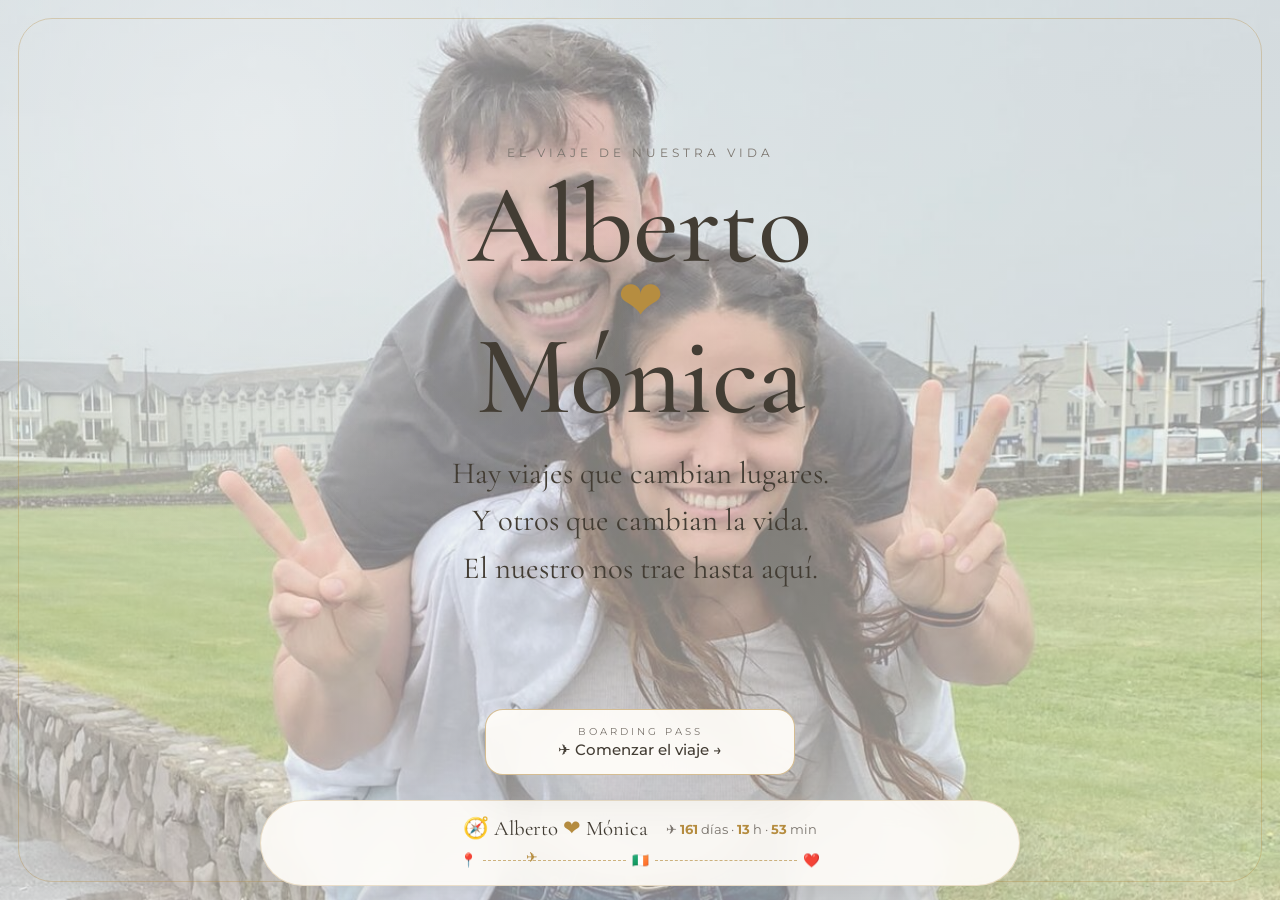
<file: index.html>
<!DOCTYPE html>
<html lang="es">
<head>
  <meta charset="UTF-8" />
  <meta name="viewport" content="width=device-width, initial-scale=1.0" />

  <title>Alberto & Mónica | El viaje de nuestra vida</title>
  <meta name="description" content="Hay viajes que cambian lugares. Y otros que cambian la vida. Acompáñanos en el viaje de nuestra boda: Alberto & Mónica, 15 de mayo de 2027.">
  <link rel="icon" type="image/svg+xml" href="favicon.svg">

  <meta property="og:type" content="website">
  <meta property="og:locale" content="es_ES">
  <meta property="og:title" content="Alberto & Mónica | El viaje de nuestra vida">
  <meta property="og:description" content="Hay viajes que cambian lugares. Y otros que cambian la vida. Acompáñanos en nuestra boda, el 15 de mayo de 2027.">
  <meta property="og:url" content="https://alberto-garcia-cobos.github.io/boda-alberto-monica/">
  <meta property="og:image" content="https://alberto-garcia-cobos.github.io/boda-alberto-monica/images/og-image.jpg">
  <meta name="twitter:card" content="summary_large_image">

  <link rel="preconnect" href="https://fonts.googleapis.com">
  <link rel="preconnect" href="https://fonts.gstatic.com" crossorigin>
  <link href="https://fonts.googleapis.com/css2?family=Cormorant+Garamond:wght@400;500;600&family=Montserrat:wght@300;400;500;600&display=swap" rel="stylesheet">

    <link rel="stylesheet" href="css/variables.css">
    <link rel="stylesheet" href="css/base.css">
    <link rel="stylesheet" href="css/components.css?v=5">
    <link rel="stylesheet" href="css/pages/home.css?v=4">
    <link rel="stylesheet" href="css/pages/event.css?v=4">
</head>

<body>
  <main>

  <section class="home-screen app-screen is-active" data-screen="home" id="home">
    <section class="passport-cover">
      <p class="eyebrow">El viaje de nuestra vida</p>

      <h1 class="couple-title">
        Alberto
        <span>❤</span>
        Mónica
      </h1>

      <div class="intro-phrase">
        <p class="reveal-line">Hay viajes que cambian lugares.</p>
        <p class="reveal-line">Y otros que cambian la vida.</p>
        <p class="reveal-line">El nuestro nos trae hasta aquí.</p>
      </div>
    </section>

    <a class="boarding-pass js-start-journey" href="#vispera">
      <span>Boarding Pass</span>
      <strong>✈ Comenzar el viaje →</strong>
    </a>

    <footer class="bottom-bar">
      <div class="bar-top">
        <div class="bar-names">🧭 Alberto <span>❤</span> Mónica</div>

        <div class="bar-countdown" aria-hidden="true">
          ✈ <strong data-countdown-days>000</strong> días ·
          <strong data-countdown-hours>00</strong> h ·
          <strong data-countdown-minutes>00</strong> min
        </div>
      </div>

      <div class="journey-line" data-step="home">
        <span>📍</span>
        <div class="journey-segment">
          <span class="journey-plane">✈</span>
        </div>
        <span>🇮🇪</span>
        <div class="journey-segment"></div>
        <span>❤️</span>
      </div>
    </footer>

  </section>

  <section class="event-screen eve-screen app-screen" data-screen="vispera" id="vispera">
    <a class="back-arrow" href="#home">←</a>

    <section class="event-card">
      <p class="eyebrow">Primera parada</p>

      <h1 class="event-title">La Víspera</h1>

      <p class="event-date">8 de mayo de 2027</p>

      <p class="event-text">
        Hemos preparado un día lleno de actividades, risas y momentos para recordar.
        Y como las mejores historias siempre se alargan un poco más de lo previsto, habrá alojamiento para todos los que queráis quedaros a dormir y seguir disfrutando con nosotros.
      </p>

      <p class="event-place">
        Aula de la Naturaleza de Madridejos
      </p>

      <div class="event-actions">
        <a
          class="secondary-button"
          href="https://www.google.com/maps/search/?api=1&query=Aula%20de%20la%20Naturaleza%20Madridejos"
          target="_blank"
          rel="noopener"
        >
          Cómo llegar
        </a>

        <a
          class="primary-button js-next-stop"
          href="#ceremonia"
          data-next="#ceremonia"
          data-transition-kicker="Siguiente destino"
          data-transition-from="🏕️ Víspera"
          data-transition-to="💒 Ceremonia"
          data-transition-title="Rumbo a la ceremonia"
        >
          Siguiente destino →
        </a>
      </div>

      <a
        class="calendar-link"
        href="https://calendar.google.com/calendar/render?action=TEMPLATE&text=V%C3%ADspera%20boda%20Alberto%20y%20M%C3%B3nica&dates=20270508T100000/20270508T235900&details=Os%20esperamos%20durante%20todo%20el%20d%C3%ADa%20para%20comenzar%20juntos%20esta%20aventura.%20Habr%C3%A1%20alojamiento%20disponible%20para%20quienes%20quer%C3%A1is%20quedaros%20a%20dormir.&location=Aula%20de%20la%20Naturaleza%20de%20Madridejos"
        target="_blank"
        rel="noopener"
      >
        📅 Añadir esta parada a mi calendario
      </a>
    </section>

    <footer class="bottom-bar bottom-bar-with-rsvp">
      <div class="bar-top">
        <div class="bar-names">🧭 Alberto <span>❤</span> Mónica</div>

        <div class="bar-countdown" aria-hidden="true">
          ✈ <strong data-countdown-days>000</strong> días ·
          <strong data-countdown-hours>00</strong> h ·
          <strong data-countdown-minutes>00</strong> min
        </div>
      </div>

      <div class="journey-line" data-step="vispera">
        <span>❤️</span>
        <div class="journey-segment">
          <span class="journey-plane">✈</span>
        </div>
        <span>🏕️</span>
        <div class="journey-segment"></div>
        <span>💒</span>
        <div class="journey-segment"></div>
        <span>🥂</span>
        <div class="journey-segment"></div>
        <span>❤️</span>
      </div>
    </footer>
  </section>

  <section class="event-screen ceremony-screen app-screen" data-screen="ceremonia" id="ceremonia">
    <a class="back-arrow" href="#vispera">←</a>

    <section class="event-card">
      <p class="eyebrow">Segunda parada</p>

      <h1 class="event-title">La Ceremonia</h1>

      <p class="event-date">15 de mayo de 2027 · 12:00 h</p>

      <p class="event-text">
        Por fin llega el día que llevamos tanto tiempo imaginando.
        En la Ermita Cristo del Prado comenzaremos un nuevo capítulo y nos encantará hacerlo rodeados de las personas que más queremos.
      </p>

      <p class="event-place">
        Ermita Cristo del Prado, Madridejos
      </p>

      <div class="event-actions">
        <a
          class="secondary-button"
          href="https://www.google.com/maps/search/?api=1&query=Ermita%20Cristo%20del%20Prado%20Madridejos"
          target="_blank"
          rel="noopener"
        >
          Cómo llegar
        </a>

        <a
          class="primary-button js-next-stop"
          href="#banquete"
          data-next="#banquete"
          data-transition-kicker="Siguiente destino"
          data-transition-from="💒 Ceremonia"
          data-transition-to="🥂 Banquete"
          data-transition-title="Rumbo al banquete"
        >
          Siguiente destino →
        </a>
      </div>

      <a
        class="calendar-link"
        href="https://calendar.google.com/calendar/render?action=TEMPLATE&text=Boda%20Alberto%20y%20M%C3%B3nica&dates=20270515T120000/20270515T133000&details=El%20gran%20d%C3%ADa%20de%20Alberto%20y%20M%C3%B3nica.%20Ceremonia%20a%20las%2012%3A00%20h%20en%20la%20Ermita%20Cristo%20del%20Prado%20de%20Madridejos.&location=Ermita%20Cristo%20del%20Prado%2C%20Madridejos"
        target="_blank"
        rel="noopener"
      >
        📅 Añadir este destino a mi calendario
      </a>
    </section>

    <footer class="bottom-bar bottom-bar-with-rsvp">
      <div class="bar-top">
        <div class="bar-names">🧭 Alberto <span>❤</span> Mónica</div>

        <div class="bar-countdown" aria-hidden="true">
          ✈ <strong data-countdown-days>000</strong> días ·
          <strong data-countdown-hours>00</strong> h ·
          <strong data-countdown-minutes>00</strong> min
        </div>
      </div>

      <div class="journey-line" data-step="ceremonia">
        <span>❤️</span>
        <div class="journey-segment"></div>
        <span>🏕️</span>
        <div class="journey-segment">
          <span class="journey-plane">✈</span>
        </div>
        <span>💒</span>
        <div class="journey-segment"></div>
        <span>🥂</span>
        <div class="journey-segment"></div>
        <span>❤️</span>
      </div>
    </footer>
  </section>

  <section class="event-screen banquet-screen app-screen" data-screen="banquete" id="banquete">
    <a class="back-arrow" href="#ceremonia">←</a>

    <section class="event-card">
      <p class="eyebrow">Última parada</p>

      <h1 class="event-title">El Banquete</h1>

      <p class="event-date">15 de mayo de 2027</p>

      <p class="event-text">
        No os preocupéis por dónde vamos. Preocupaos por llegar a tiempo cuando os lo digamos.
      </p>

      <p class="event-place">
        Estación de autobuses de Madridejos (Toledo)
      </p>

      <div class="event-actions">
        <a
          class="secondary-button"
          href="https://www.google.com/maps/search/fin+del+mundo/@-54.8135719,-68.4473777,12z/data=!3m1!4b1?entry=ttu&g_ep=EgoyMDI2MDcwOC4wIKXMDSoASAFQAw%3D%3D"
          target="_blank"
          rel="noopener"
        >
          Cómo llegar
        </a>

        <a
          class="primary-button js-next-stop"
          href="#rsvp"
          data-next="#rsvp"
          data-transition-kicker="Último destino"
          data-transition-from="🥂 Banquete"
          data-transition-to="❤️ Gracias"
          data-transition-title="Cerrando el viaje"
        >
          Cerrar el viaje →
        </a>
      </div>
    </section>

    <footer class="bottom-bar bottom-bar-with-rsvp">
      <div class="bar-top">
        <div class="bar-names">🧭 Alberto <span>❤</span> Mónica</div>

        <div class="bar-countdown" aria-hidden="true">
          ✈ <strong data-countdown-days>000</strong> días ·
          <strong data-countdown-hours>00</strong> h ·
          <strong data-countdown-minutes>00</strong> min
        </div>
      </div>

      <div class="journey-line" data-step="banquete">
        <span>❤️</span>
        <div class="journey-segment"></div>
        <span>🏕️</span>
        <div class="journey-segment"></div>
        <span>💒</span>
        <div class="journey-segment">
          <span class="journey-plane">✈</span>
        </div>
        <span>🥂</span>
        <div class="journey-segment"></div>
        <span>❤️</span>
      </div>
    </footer>
  </section>

  <section class="event-screen rsvp-screen app-screen" data-screen="rsvp" id="rsvp">
    <a class="back-arrow" href="#banquete">←</a>

    <section class="event-card">
      <p class="eyebrow">Fin del viaje</p>

      <h1 class="event-title">¿Nos acompañas?</h1>

      <p class="event-date">Alberto & Mónica · 15 mayo 2027</p>

      <p class="event-text">
        Después de tantos kilómetros recorridos, llega el momento de dar el paso más importante. ¿Nos acompañáis?
      </p>

      <div class="event-actions">
        <a
          class="primary-button"
          href="https://forms.gle/1HgEJRP9tjcPnrzw6"
          target="_blank"
          rel="noopener"
        >
          Confirmar asistencia
        </a>

        <a class="secondary-button" href="#home">
          Volver al inicio
        </a>
      </div>
    </section>

    <footer class="bottom-bar bottom-bar-with-rsvp">
      <div class="bar-top">
        <div class="bar-names">🧭 Alberto <span>❤</span> Mónica</div>

        <div class="bar-countdown" aria-hidden="true">
          ✈ <strong data-countdown-days>000</strong> días ·
          <strong data-countdown-hours>00</strong> h ·
          <strong data-countdown-minutes>00</strong> min
        </div>

        <a
          class="bar-rsvp"
          href="https://forms.gle/1HgEJRP9tjcPnrzw6"
          target="_blank"
          rel="noopener"
        >
          Confirmar asistencia
        </a>
      </div>

      <div class="journey-line" data-step="rsvp">
        <span>❤️</span>
        <div class="journey-segment"></div>
        <span>🏕️</span>
        <div class="journey-segment"></div>
        <span>💒</span>
        <div class="journey-segment"></div>
        <span>🥂</span>
        <div class="journey-segment">
          <span class="journey-plane">✈</span>
        </div>
        <span>❤️</span>
      </div>
    </footer>
  </section>

  </main>

  <div class="journey-transition" id="journeyTransition">
    <div class="cinematic-map">
      <p class="transition-kicker" id="transitionKicker">
        Preparando vuestro viaje...
      </p>

      <div class="cinematic-route">
        <svg class="route-svg" viewBox="0 0 720 120" preserveAspectRatio="none" aria-hidden="true">
          <path d="M 58,90 Q 180,10 360,60 Q 540,110 662,30"
            fill="none" stroke="rgba(182,141,64,.15)" stroke-width="1.5" stroke-dasharray="4 6"/>
          <path id="routePathTrail"
            d="M 58,90 Q 180,10 360,60 Q 540,110 662,30"
            fill="none" stroke="rgba(182,141,64,.85)" stroke-width="1.5" stroke-dasharray="4 6"
            stroke-dashoffset="1000"/>
        </svg>

        <span class="map-stop stop-fuenlabrada" data-stop="0">📍<small>Fuenlabrada</small></span>
        <span class="map-stop stop-irlanda"     data-stop="1">🇮🇪<small>Irlanda</small></span>
        <span class="map-stop stop-madridejos"  data-stop="2">❤️<small>Madridejos</small></span>

        <div class="flying-plane" id="flyingPlane">✈</div>
      </div>

      <figure class="story-polaroid" id="storyPolaroid">
        <img id="storyPhoto" src="images/transition/filomena.jpg" alt="Recuerdo del viaje">
        <figcaption>
          <strong id="storyCaption">Fuenlabrada</strong>
          <span id="storyText">Donde comenzó todo.</span>
        </figcaption>
      </figure>

    </div>
  </div>

  <div class="stop-transition" id="stopTransition">
    <div class="stop-transition-content">
      <p class="transition-kicker" id="stopTransitionKicker">Siguiente destino</p>

      <div class="mini-route">
        <span class="mini-stop mini-stop-from" id="stopTransitionFrom">🏕️ Víspera</span>
        <div class="mini-arc-wrap">
          <svg class="mini-arc" viewBox="0 0 200 50" aria-hidden="true">
            <path id="miniArcPath" d="M 10,40 Q 100,5 190,40"
              fill="none" stroke="rgba(182,141,64,.55)" stroke-width="1.5" stroke-dasharray="4 5"/>
          </svg>
          <span class="mini-plane" id="miniPlane">✈</span>
        </div>
        <span class="mini-stop mini-stop-to" id="stopTransitionTo">💒 Ceremonia</span>
      </div>

      <h2 id="stopTransitionTitle">Rumbo a la ceremonia</h2>
    </div>
  </div>

  <audio id="weddingSoundtrack" preload="auto" loop>
    <source src="assets/audio/soundtrack.weba" type="audio/webm">
    <source src="assets/audio/soundtrack.mp3" type="audio/mpeg">
  </audio>

  <script src="js/countdown.js?v=5"></script>
  <script src="js/navigation.js?v=5"></script>
  <script src="js/transition.js?v=5"></script>
  <script src="js/stop-transition.js?v=5"></script>
  <script src="js/soundcontrol.js?v=5"></script>
</body>
</html>
</file>
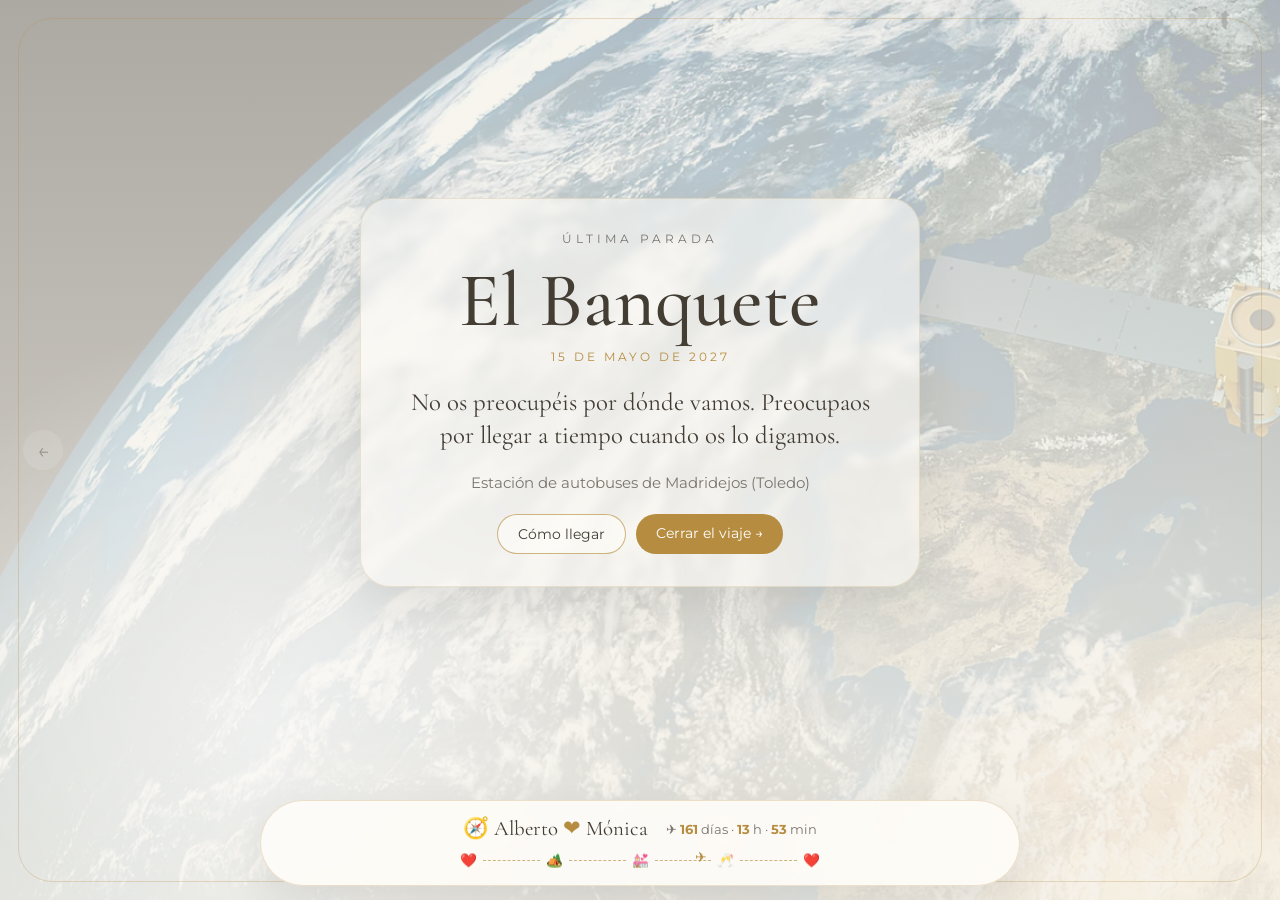
<file: banquete.html>
<!DOCTYPE html>
<html lang="es">
<head>
  <meta charset="UTF-8" />
  <meta http-equiv="refresh" content="0; url=index.html#banquete" />
  <title>Redirigiendo…</title>
</head>
<body>
  <script>
    window.location.replace("index.html#banquete");
  </script>
</body>
</html>
</file>
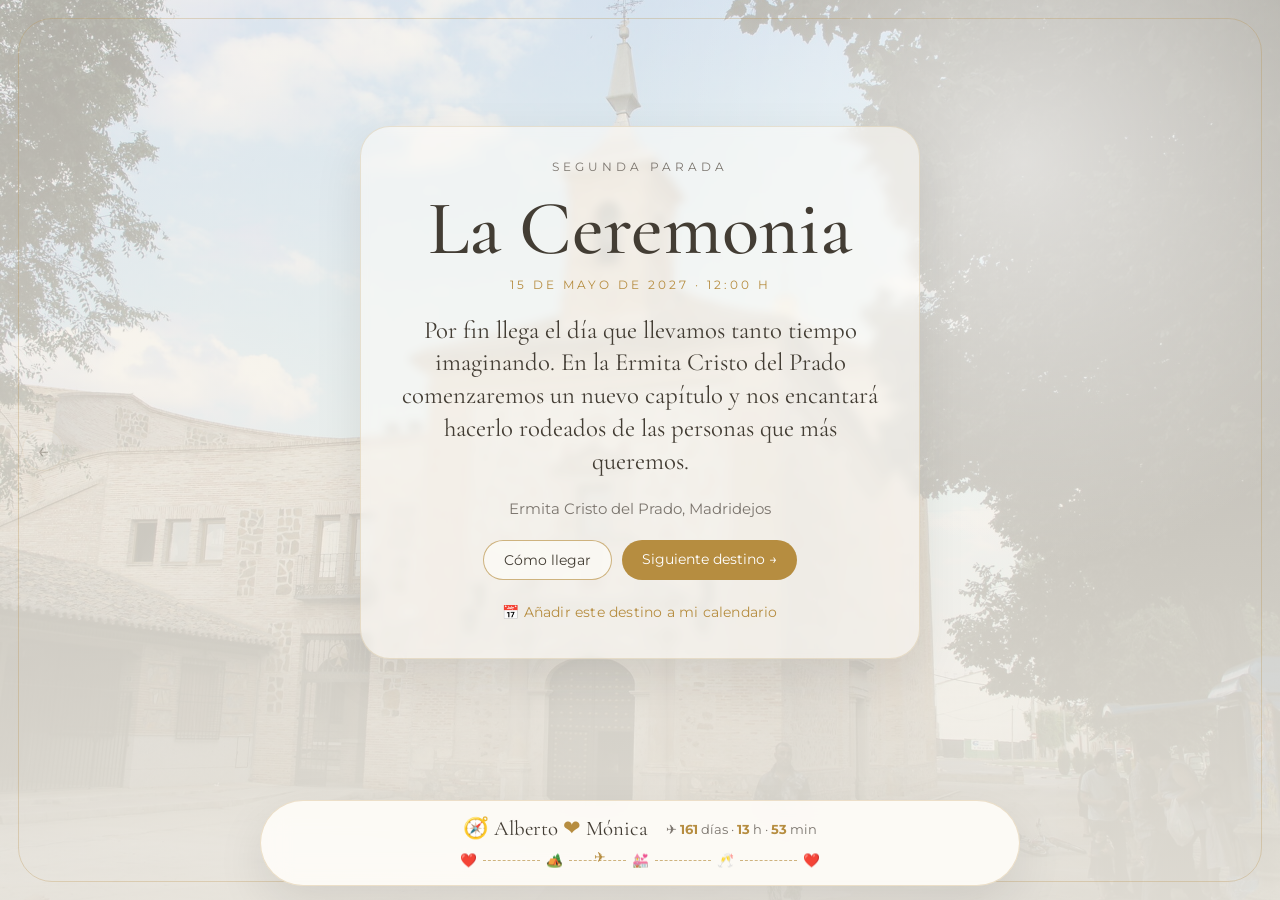
<file: ceremonia.html>
<!DOCTYPE html>
<html lang="es">
<head>
  <meta charset="UTF-8" />
  <meta http-equiv="refresh" content="0; url=index.html#ceremonia" />
  <title>Redirigiendo…</title>
</head>
<body>
  <script>
    window.location.replace("index.html#ceremonia");
  </script>
</body>
</html>
</file>
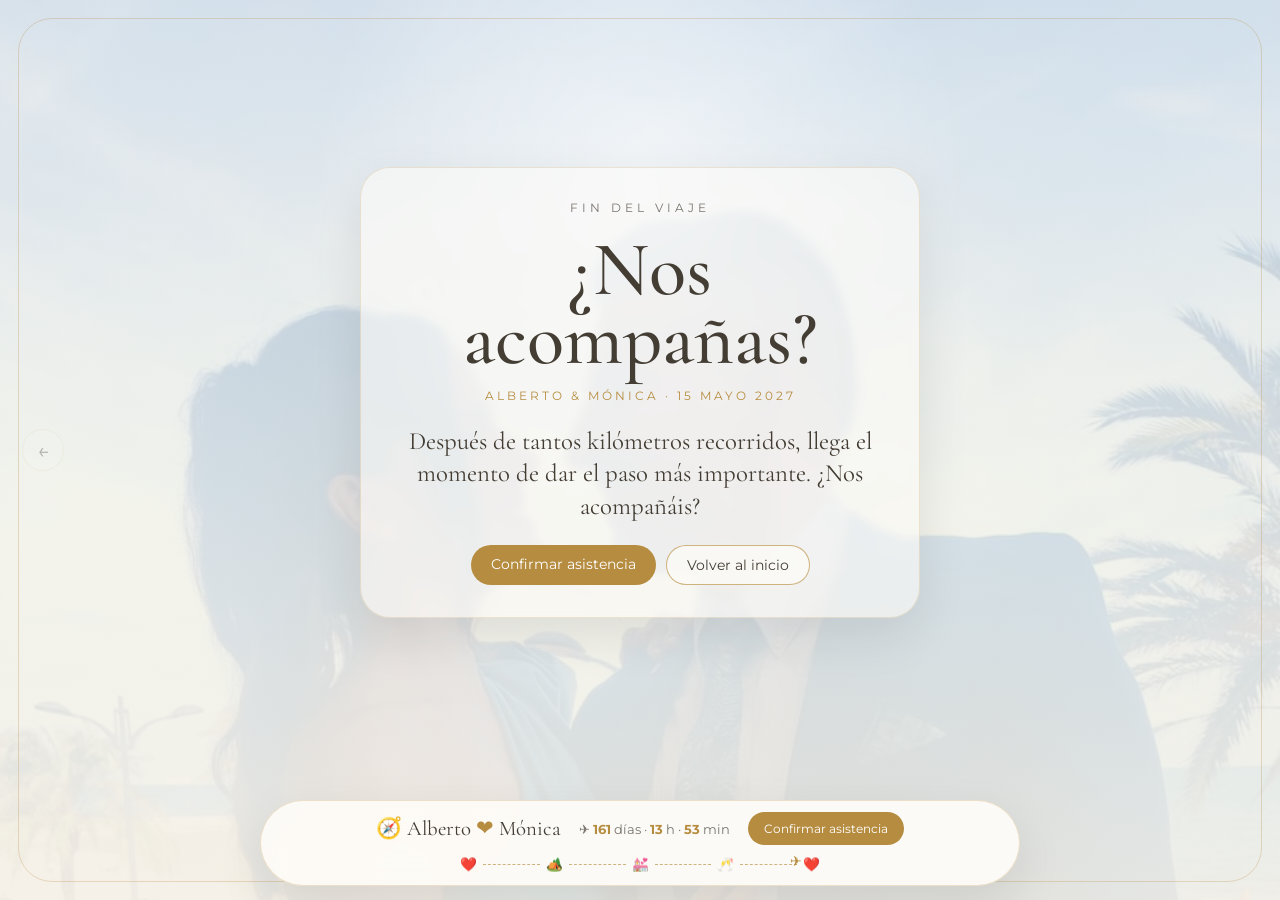
<file: rsvp.html>
<!DOCTYPE html>
<html lang="es">
<head>
  <meta charset="UTF-8" />
  <meta http-equiv="refresh" content="0; url=index.html#rsvp" />
  <title>Redirigiendo…</title>
</head>
<body>
  <script>
    window.location.replace("index.html#rsvp");
  </script>
</body>
</html>
</file>
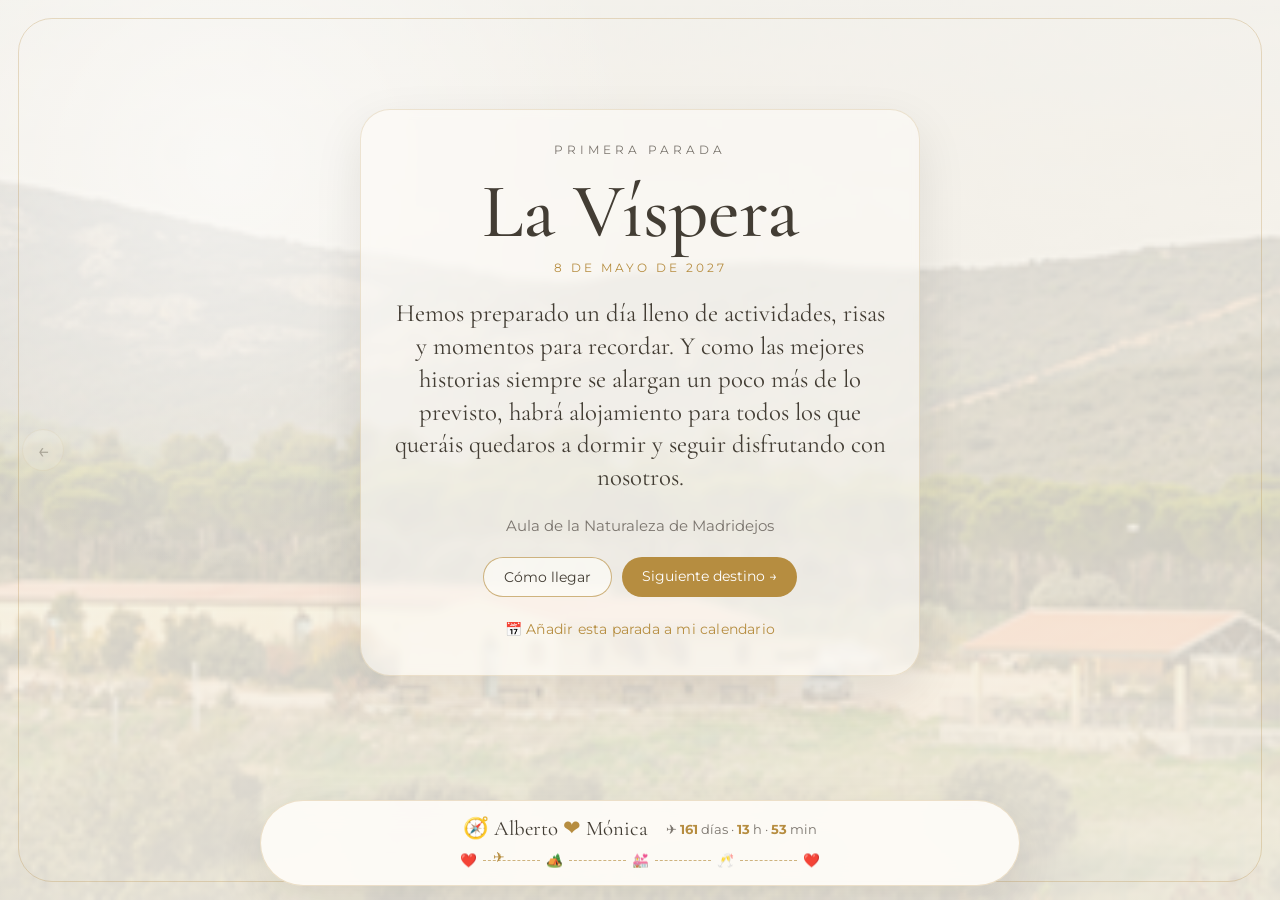
<file: vispera.html>
<!DOCTYPE html>
<html lang="es">
<head>
  <meta charset="UTF-8" />
  <meta http-equiv="refresh" content="0; url=index.html#vispera" />
  <title>Redirigiendo…</title>
</head>
<body>
  <script>
    window.location.replace("index.html#vispera");
  </script>
</body>
</html>
</file>
<file: css/variables.css>
:root {
  --color-bg: #f5f1e8;
  --color-paper: #fefcf8;
  --color-gold: #b68d40;
  --color-text: #433d34;
  --color-muted: #7b756e;

  --font-title: 'Cormorant Garamond', serif;
  --font-text: 'Montserrat', sans-serif;

  --page-padding-x: clamp(16px, 4vw, 40px);
  --page-padding-top: clamp(20px, 5vh, 48px);
  --page-padding-bottom: 160px;

  --content-max: 620px;
  --content-compact: 560px;

  --title-xl: clamp(3.4rem, 8vw, 6.4rem);
  --title-lg: clamp(3rem, 6vw, 5rem);
  --title-md: clamp(2.4rem, 5vw, 4rem);

  --text-lg: clamp(1.15rem, 2vw, 1.55rem);
  --text-md: .95rem;
  --text-sm: .78rem;

  --space-xs: 8px;
  --space-sm: 14px;
  --space-md: 22px;
  --space-lg: 34px;

  --radius-lg: 30px;
  --radius-pill: 999px;

  --shadow-soft: 0 18px 50px rgba(0, 0, 0, .09);
}
</file>
<file: css/base.css>
* {
  box-sizing: border-box;
  margin: 0;
  padding: 0;
}

html,
body {
  min-height: 100%;
}

body {
  font-family: var(--font-text);
  color: var(--color-text);
  background: var(--color-bg);
  overflow: hidden;
}

a {
  color: inherit;
  text-decoration: none;
}

/*
  Las pantallas de la SPA se muestran/ocultan con la clase .is-hidden.
  Usamos !important para ganar a cualquier display definido por
  .home-screen, .event-screen, etc.
*/
.app-screen.is-hidden {
  display: none !important;
}

img {
  display: block;
  max-width: 100%;
}

@media (prefers-reduced-motion: reduce) {
  *,
  *::before,
  *::after {
    animation-duration: .01ms !important;
    animation-iteration-count: 1 !important;
    transition-duration: .01ms !important;
    scroll-behavior: auto !important;
  }
}
</file>
<file: css/components.css>
/* =========================================================
   PORTADA / INTRO
   ========================================================= */

.eyebrow {
  text-transform: uppercase;
  letter-spacing: 4px;
  font-size: .78rem;
  color: var(--color-muted);
  margin-bottom: 20px;
}

.couple-title {
  font-family: var(--font-title);
  font-size: clamp(3.8rem, 9vw, 7rem);
  font-weight: 500;
  line-height: .82;
  text-align: center;
  margin-bottom: 30px;
}

.couple-title span {
  display: block;
  color: var(--color-gold);
  font-size: .48em;
  line-height: 1.1;
  animation: heartBeat 4s ease-in-out infinite;
}

.intro-phrase {
  font-family: var(--font-title);
  font-size: clamp(1.35rem, 2.4vw, 2rem);
  line-height: 1.35;
  text-align: center;
}

.intro-phrase p + p {
  margin-top: 6px;
}

.reveal-line {
  opacity: 0;
  transform: translateY(12px);
  animation: revealLine .75s ease forwards;
}

.reveal-line:nth-child(1) {
  animation-delay: .35s;
}

.reveal-line:nth-child(2) {
  animation-delay: .85s;
}

.reveal-line:nth-child(3) {
  animation-delay: 1.35s;
}

@keyframes revealLine {
  to {
    opacity: 1;
    transform: translateY(0);
  }
}

@keyframes heartBeat {
  0%, 88%, 100% {
    transform: scale(1);
  }

  92% {
    transform: scale(1.13);
  }

  96% {
    transform: scale(1);
  }
}


/* =========================================================
   BOARDING PASS (botón de inicio del viaje)
   ========================================================= */

.boarding-pass {
  position: fixed;
  left: 50%;
  bottom: 125px;
  transform: translateX(-50%);
  z-index: 10;

  width: min(310px, calc(100% - 48px));
  padding: 15px 26px;
  background: rgba(254, 252, 248, .94);
  border: 1px solid rgba(182, 141, 64, .55);
  border-radius: 18px;
  box-shadow: var(--shadow-soft);
  backdrop-filter: blur(12px);

  display: flex;
  flex-direction: column;
  align-items: center;
  gap: 4px;

  opacity: 0;
  animation: boardingIn .9s cubic-bezier(.2, .8, .2, 1) forwards;
  animation-delay: 1.9s;

  transition: transform .25s ease, opacity .25s ease;
}

.boarding-pass span {
  text-transform: uppercase;
  letter-spacing: 3px;
  font-size: .62rem;
  color: var(--color-muted);
}

.boarding-pass strong {
  font-size: .92rem;
  font-weight: 500;
}

.boarding-pass:hover {
  transform: translateX(-50%) translateY(-4px) rotate(-1deg);
}

.boarding-pass.is-clicked {
  animation: boardingStamp .45s ease forwards;
}

@keyframes boardingIn {
  from {
    opacity: 0;
    transform: translateX(-50%) translateY(28px) scale(.96);
  }

  to {
    opacity: 1;
    transform: translateX(-50%) translateY(0) scale(1);
  }
}

@keyframes boardingStamp {
  0% {
    transform: translateX(-50%) scale(1);
    filter: brightness(1);
  }

  45% {
    transform: translateX(-50%) scale(.96) rotate(-1deg);
    filter: brightness(.92);
  }

  100% {
    transform: translateX(-50%) scale(.94) rotate(1deg);
    opacity: .45;
  }
}

@media (max-width: 760px) {
  .boarding-pass {
    bottom: 145px;
  }
}


/* =========================================================
   BARRA INFERIOR (nombres, cuenta atrás, línea del viaje)
   ========================================================= */

.bottom-bar {
  position: fixed;
  left: 50%;
  bottom: 14px;
  transform: translateX(-50%);
  z-index: 9;

  width: min(760px, calc(100% - 32px));
  min-height: 86px;
  padding: 10px 20px;

  background: rgba(254, 252, 248, .92);
  border: 1px solid rgba(182, 141, 64, .25);
  border-radius: 999px;
  box-shadow: var(--shadow-soft);
  backdrop-filter: blur(14px);

  display: flex;
  flex-direction: column;
  align-items: center;
  justify-content: center;
  gap: 5px;
}

.bar-top {
  display: flex;
  justify-content: center;
  align-items: center;
  gap: 18px;
  width: 100%;
}

.bar-names {
  font-family: var(--font-title);
  font-size: 1.3rem;
  white-space: nowrap;
}

.bar-names span,
.bar-countdown strong {
  color: var(--color-gold);
}

.bar-countdown {
  font-size: .84rem;
  color: var(--color-muted);
  white-space: nowrap;
}

@media (max-width: 760px) {
  .bottom-bar {
    width: calc(100% - 24px);
    min-height: 112px;
    padding: 10px 14px;
    border-radius: 24px;
    text-align: center;
    bottom: calc(10px + env(safe-area-inset-bottom));
  }

  .bar-top {
    flex-direction: column;
    gap: 3px;
  }
}


/* =========================================================
   LÍNEA DEL VIAJE (journey-line, en la barra inferior)
   ========================================================= */

.journey-line {
  width: 100%;
  max-width: 360px;
  display: grid;
  grid-template-columns: auto 1fr auto 1fr auto;
  align-items: center;
  gap: 6px;
  font-size: .85rem;
  margin: 6px auto 2px;
}

.journey-line span {
  position: relative;
  z-index: 2;
}

.journey-segment {
  height: 1px;
  border-top: 1px dashed rgba(182, 141, 64, .65);
  position: relative;
}

.journey-plane {
  position: absolute;
  top: -13px;
  color: var(--color-gold);
  font-size: .9rem;
  transform: rotate(12deg);
}

.journey-line[data-step="home"] .journey-plane {
  left: 30%;
}

.journey-line[data-step="vispera"],
.journey-line[data-step="ceremonia"],
.journey-line[data-step="banquete"],
.journey-line[data-step="rsvp"] {
  grid-template-columns: auto 1fr auto 1fr auto 1fr auto 1fr auto;
}

.journey-line[data-step="vispera"] .journey-plane {
  left: 18%;
}

.journey-line[data-step="ceremonia"] .journey-plane {
  left: 45%;
}

.journey-line[data-step="banquete"] .journey-plane {
  left: 72%;
}

.journey-line[data-step="rsvp"] .journey-plane {
  left: 88%;
}

@media (max-width: 760px) {
  .journey-line {
    max-width: 290px;
    font-size: .76rem;
  }
}


/* =========================================================
   TRANSICIÓN DE INICIO (avión + polaroids del recuerdo)
   ========================================================= */

.journey-transition {
  position: fixed;
  inset: 0;
  z-index: 100;

  background:
    radial-gradient(circle at 20% 20%, rgba(255, 255, 255, .65), transparent 34%),
    linear-gradient(rgba(245, 241, 232, .94), rgba(245, 241, 232, .97));

  display: grid;
  place-items: center;

  opacity: 0;
  pointer-events: none;
  transition: opacity .5s ease;
}

.journey-transition.is-active {
  opacity: 1;
  pointer-events: all;
}

/* Manchas de luz dorada flotantes (profundidad premium) */
.journey-transition::before,
.journey-transition::after {
  content: "";
  position: absolute;
  border-radius: 50%;
  pointer-events: none;
  filter: blur(60px);
  animation: floatGlow 8s ease-in-out infinite alternate;
}

.journey-transition::before {
  width: 340px;
  height: 220px;
  background: rgba(182, 141, 64, .09);
  top: 10%;
  left: 5%;
}

.journey-transition::after {
  width: 280px;
  height: 180px;
  background: rgba(182, 141, 64, .07);
  bottom: 12%;
  right: 6%;
  animation-delay: -4s;
}

@keyframes floatGlow {
  from { transform: translate(0, 0) scale(1); }
  to   { transform: translate(20px, -15px) scale(1.08); }
}

.cinematic-map {
  width: min(920px, calc(100% - 32px));
  text-align: center;
  position: relative;
}

.transition-kicker {
  text-transform: uppercase;
  letter-spacing: 4px;
  font-size: .78rem;
  color: var(--color-muted);
  margin-bottom: 48px;
}

/* ── Ruta SVG ───────────────────────────────────────── */
.cinematic-route {
  width: min(720px, 100%);
  height: 120px;
  margin: 0 auto;
  position: relative;
}

.route-svg {
  position: absolute;
  inset: 0;
  width: 100%;
  height: 100%;
}

#routePathTrail {
  transition: stroke-dashoffset 2.2s cubic-bezier(.45, 0, .2, 1);
}

/* ── Paradas (apagadas → iluminadas con .is-active) ─── */
.map-stop {
  position: absolute;
  transform: translateX(-50%);
  font-size: 1.8rem;
  z-index: 2;
  filter: grayscale(1) opacity(.32);
  transition: filter .6s ease, transform .6s ease;
}

.map-stop.is-active {
  filter: grayscale(0) opacity(1);
  transform: translateX(-50%) scale(1.2);
}

.map-stop small {
  display: block;
  margin-top: 8px;
  font-family: var(--font-text);
  font-size: .72rem;
  letter-spacing: 1px;
  color: var(--color-muted);
}

/* Posición alineada con los puntos inicio/medio/fin de la curva SVG */
.stop-fuenlabrada { left: 8%;  top: 54px; }
.stop-irlanda     { left: 50%; top: 18px; }
.stop-madridejos  { left: 92%; top: 4px;  }

/* ── Avión con offset-path (vuelo curvo) ────────────── */
.flying-plane {
  position: absolute;
  color: var(--color-gold);
  font-size: 2.1rem;
  z-index: 5;

  /* Fallback para Safari < 15.4: avión en posición inicial estático */
  left: 8%;
  top: 52%;
  transform: translate(-50%, -50%) rotate(14deg);

  /* Sistema moderno: sigue la curva SVG y se inclina solo */
  offset-path: path("M 58,90 Q 180,10 360,60 Q 540,110 662,30");
  offset-distance: 0%;
  offset-rotate: auto;
  transition:
    offset-distance 2.2s cubic-bezier(.45, 0, .2, 1),
    left 2.2s cubic-bezier(.45, 0, .2, 1);
}

@supports (offset-path: path("M 0 0 L 1 1")) {
  .flying-plane {
    left: 0;
    top: 0;
    transform: none;
  }
}

@media (max-width: 760px) {
  .transition-kicker {
    margin-bottom: 32px;
  }

  .cinematic-route {
    height: 105px;
  }

  .map-stop {
    font-size: 1.45rem;
  }

  .map-stop small {
    font-size: .62rem;
  }

  .flying-plane {
    font-size: 1.7rem;
  }
}


/* =========================================================
   POLAROID DEL RECUERDO
   ========================================================= */

.story-polaroid {
  width: min(250px, 62vw);
  margin: 26px auto 0;
  padding: 9px 9px 30px;

  background: var(--color-paper);
  border-radius: 12px;
  box-shadow: var(--shadow-soft);

  opacity: 0;
  transform: translateY(24px) rotate(var(--story-rotate, -5deg)) scale(.94);
}

.story-polaroid img {
  display: block;
  width: 100%;
  aspect-ratio: 4 / 3;
  object-fit: cover;

  border-radius: 8px;
  background: #e8dfcf;
}

.story-polaroid figcaption {
  margin-top: 8px;
  text-align: center;
}

.story-polaroid figcaption strong {
  display: block;

  font-family: var(--font-title);
  font-size: 1.15rem;
  color: var(--color-text);
}

.story-polaroid figcaption span {
  display: block;
  margin-top: 3px;

  color: var(--color-muted);
  font-size: .76rem;
  line-height: 1.35;
}

.story-polaroid.is-visible {
  animation: storyIn .65s ease forwards;
}

.story-polaroid.is-leaving {
  animation: storyOut .45s ease forwards;
}

@keyframes storyIn {
  0% {
    opacity: 0;
    transform: translateY(24px) rotate(var(--story-rotate, -5deg)) scale(.94);
  }

  70% {
    opacity: 1;
    transform: translateY(-5px) rotate(var(--story-rotate, -5deg)) scale(1.02);
  }

  100% {
    opacity: 1;
    transform: translateY(0) rotate(var(--story-rotate, -5deg)) scale(1);
  }
}

@keyframes storyOut {
  to {
    opacity: 0;
    transform: translateY(-16px) rotate(var(--story-rotate, -5deg)) scale(.96);
  }
}

@media (max-width: 760px) {
  .story-polaroid {
    width: min(205px, 58vw);
    margin-top: 18px;
    padding: 7px 7px 24px;
  }
}


/* =========================================================
   TRANSICIÓN ENTRE PARADAS (stop-transition)
   ========================================================= */

.stop-transition {
  position: fixed;
  inset: 0;
  z-index: 120;

  background:
    radial-gradient(circle at 30% 20%, rgba(255, 255, 255, .55), transparent 34%),
    linear-gradient(rgba(245, 241, 232, .93), rgba(245, 241, 232, .97));

  display: grid;
  place-items: center;

  opacity: 0;
  pointer-events: none;
  transition: opacity .45s ease;
}

.stop-transition.is-active {
  opacity: 1;
  pointer-events: all;
}

.stop-transition-content {
  text-align: center;
  width: min(760px, calc(100% - 32px));
}

.stop-transition h2 {
  font-family: var(--font-title);
  font-size: clamp(2.4rem, 6vw, 5rem);
  font-weight: 500;
}

.mini-route {
  display: flex;
  align-items: center;
  justify-content: center;
  gap: 16px;
  margin: 28px 0;
  color: var(--color-muted);
  font-size: clamp(1rem, 2.4vw, 1.4rem);
}

.mini-stop {
  padding: 6px 10px;
  border-radius: 999px;
  transition:
    color .35s ease,
    background-color .35s ease,
    box-shadow .45s ease,
    transform .35s ease,
    opacity .35s ease;
}

.mini-stop.is-origin {
  opacity: .72;
}

.mini-stop.is-arrived {
  color: var(--color-text);
  background: rgba(182, 141, 64, .18);
  box-shadow: 0 0 0 1px rgba(182, 141, 64, .36), 0 0 24px rgba(182, 141, 64, .28);
  transform: scale(1.03);
  animation: miniStopArrive .75s ease;
}

@keyframes miniStopArrive {
  0% {
    box-shadow: 0 0 0 0 rgba(182, 141, 64, .42);
    transform: scale(1);
  }

  55% {
    box-shadow: 0 0 0 8px rgba(182, 141, 64, 0);
    transform: scale(1.06);
  }

  100% {
    transform: scale(1.03);
  }
}

.mini-arc-wrap {
  position: relative;
  display: flex;
  align-items: center;
  justify-content: center;
}

.mini-arc {
  width: clamp(60px, 12vw, 140px);
  height: 40px;
  overflow: visible;
}

.mini-plane {
  position: absolute;
  color: var(--color-gold);
  font-size: 1.6rem;
  /* fallback base */
  top: 50%;
  left: 0%;
  transform: translate(-50%, -50%) rotate(12deg);

  /* vuelo curvo sobre el mini-arco */
  offset-path: path("M 10,40 Q 100,5 190,40");
  offset-distance: 0%;
  offset-rotate: auto;
  transition:
    offset-distance 1.35s cubic-bezier(.35, 0, .25, 1),
    left 1.35s cubic-bezier(.35, 0, .25, 1);
}

@supports (offset-path: path("M 0 0 L 1 1")) {
  .mini-plane {
    left: 0;
    top: 0;
    transform: none;
  }
}

@media (max-width: 760px) {
  .mini-route {
    gap: 10px;
  }

  .mini-arc {
    width: clamp(54px, 14vw, 120px);
  }

  .mini-plane {
    font-size: 1.45rem;
  }
}
</file>
<file: css/pages/home.css>
.home-screen {
  min-height: 100dvh;
  width: 100%;
  position: relative;

  display: flex;
  align-items: center;
  justify-content: center;

  padding: 24px 20px 190px;
  overflow: hidden;

  background-image:
    radial-gradient(
      circle at 20% 15%,
      rgba(255, 255, 255, .35),
      transparent 34%
    ),
    linear-gradient(
      rgba(245, 241, 232, .44),
      rgba(245, 241, 232, .58)
    ),
    url("../../images/backgrounds/divertida.jpg");

  background-size:
    auto,
    auto,
    cover;

  background-position:
    center,
    center,
    center 15%;

  background-repeat:
    no-repeat,
    no-repeat,
    no-repeat;

  background-color: var(--color-bg);
}

.home-screen::before {
  content: "";
  position: absolute;
  inset: 18px;
  border: 1px solid rgba(182, 141, 64, .32);
  border-radius: 34px;
  pointer-events: none;
}

.passport-cover {
  width: min(760px, 100%);
  position: relative;
  z-index: 2;

  display: flex;
  flex-direction: column;
  align-items: center;

  text-align: center;
  margin: 0 auto;
}

.passport-cover .eyebrow,
.passport-cover .couple-title,
.passport-cover .intro-phrase {
  width: 100%;
  text-align: center;
}

@media (max-height: 760px) {
  .home-screen {
    padding-top: 20px;
    padding-bottom: 170px;
  }

  .couple-title {
    font-size: clamp(3.1rem, 7vw, 5.2rem);
    margin-bottom: 22px;
  }

  .intro-phrase {
    font-size: 1.25rem;
  }
}

@media (max-width: 760px) {
  .home-screen {
    padding: 20px 16px 210px;

    background-size:
      auto,
      auto,
      cover;

    background-position:
      center,
      center,
      center 15%;
  }

  .passport-cover {
    width: 100%;
    max-width: 420px;
  }
}
</file>
<file: css/pages/event.css>
/* =========================================================
   PANTALLAS DE EVENTOS
   Víspera · Ceremonia · Banquete · RSVP
   ========================================================= */

.event-screen {
  position: relative;
  width: 100%;
  min-height: 100dvh;

  display: grid;
  place-items: center;

  padding:
    var(--page-padding-top)
    var(--page-padding-x)
    var(--page-padding-bottom);

  overflow-x: hidden;
  overflow-y: auto;
}

/* Marco decorativo común */

.eve-screen::before,
.ceremony-screen::before,
.banquet-screen::before,
.rsvp-screen::before {
  content: "";
  position: absolute;
  inset: 18px;

  border: 1px solid rgba(182, 141, 64, 0.28);
  border-radius: 34px;

  pointer-events: none;
}


/* =========================================================
   FONDOS
   ========================================================= */

.eve-screen {
  background:
    radial-gradient(
      circle at 18% 18%,
      rgba(255, 255, 255, 0.56),
      transparent 32%
    ),
    linear-gradient(
      rgba(245, 241, 232, 0.72),
      rgba(245, 241, 232, 0.90)
    ),
    url("../../images/backgrounds/fondo-vispera.png");

  background-size: cover;
  background-position: center;
}

.ceremony-screen {
  background:
    radial-gradient(
      circle at 80% 18%,
      rgba(255, 255, 255, 0.56),
      transparent 32%
    ),
    linear-gradient(
      rgba(245, 241, 232, 0.72),
      rgba(245, 241, 232, 0.90)
    ),
    url("../../images/backgrounds/fondo-boda.jpg");

  background-size: cover;
  background-position: center;
}

.banquet-screen {
  background:
    radial-gradient(
      circle at 20% 80%,
      rgba(255, 255, 255, 0.54),
      transparent 32%
    ),
    linear-gradient(
      rgba(245, 241, 232, 0.70),
      rgba(245, 241, 232, 0.90)
    ),
    url("../../images/backgrounds/fin-mundo.jpg");

  background-size: cover;
  background-position: center;
}

.rsvp-screen {
  background:
    radial-gradient(
      circle at 50% 20%,
      rgba(255, 255, 255, 0.58),
      transparent 34%
    ),
    linear-gradient(
      rgba(245, 241, 232, 0.74),
      rgba(245, 241, 232, 0.92)
    ),
    url("../../images/og-image.jpg");

  background-size: cover;
  background-position: center;
}


/* =========================================================
   TARJETA DEL EVENTO
   ========================================================= */

.event-card {
  position: relative;
  z-index: 2;

  width: min(var(--content-compact), 100%);
  padding: clamp(24px, 4vw, 32px);

  text-align: center;

  background: rgba(254, 252, 248, 0.56);
  border: 1px solid rgba(182, 141, 64, 0.20);
  border-radius: var(--radius-lg);

  box-shadow: var(--shadow-soft);
  backdrop-filter: blur(4px);
  -webkit-backdrop-filter: blur(4px);
}

.event-title {
  margin-bottom: var(--space-sm);

  font-family: var(--font-title);
  font-size: var(--title-lg);
  font-weight: 500;
  line-height: 0.9;
}

.event-date {
  margin-bottom: var(--space-md);

  color: var(--color-gold);

  font-size: var(--text-sm);
  letter-spacing: 3px;
  text-transform: uppercase;
}

.event-text {
  margin-bottom: var(--space-md);

  font-family: var(--font-title);
  font-size: var(--text-lg);
  line-height: 1.32;
}

.event-place {
  margin-bottom: var(--space-md);

  color: var(--color-muted);
  font-size: var(--text-md);
}


/* =========================================================
   ACCIONES
   ========================================================= */

.event-actions {
  display: flex;
  flex-wrap: wrap;
  justify-content: center;
  gap: 10px;
}

.primary-button,
.secondary-button {
  padding: 11px 20px;

  border-radius: var(--radius-pill);

  font-size: 0.85rem;
  transition:
    transform 0.25s ease,
    opacity 0.25s ease,
    background-color 0.25s ease;
}

.primary-button {
  color: white;
  background: var(--color-gold);
}

.secondary-button {
  color: var(--color-text);

  background: rgba(254, 252, 248, 0.70);
  border: 1px solid rgba(182, 141, 64, 0.65);
}

.primary-button:hover,
.secondary-button:hover {
  transform: translateY(-2px);
}


/* =========================================================
   ENLACE DE CALENDARIO
   ========================================================= */

.calendar-link {
  display: inline-block;

  margin-top: 18px;
  padding: 6px 4px;

  color: var(--color-gold);

  font-size: 0.86rem;
  letter-spacing: 0.2px;

  transition:
    transform 0.25s ease,
    opacity 0.25s ease;
}

.calendar-link:hover {
  opacity: 0.8;
  transform: translateY(-2px);
}


/* =========================================================
   FLECHA ATRÁS
   ========================================================= */

.back-arrow {
  position: fixed;
  top: 50%;
  left: 22px;
  z-index: 20;

  width: 42px;
  height: 42px;

  display: grid;
  place-items: center;

  color: var(--color-text);
  background: rgba(254, 252, 248, 0.34);

  border: 1px solid rgba(182, 141, 64, 0.22);
  border-radius: var(--radius-pill);

  font-size: 1.3rem;
  opacity: 0.34;

  transform: translateY(-50%);

  transition:
    opacity 0.25s ease,
    background-color 0.25s ease;
}

.back-arrow:hover,
.back-arrow:focus-visible {
  opacity: 1;
  background: rgba(254, 252, 248, 0.82);
}


/* =========================================================
   BOTÓN RSVP DE LA BARRA
   ========================================================= */

.bar-rsvp {
  padding: 9px 16px;

  color: white;
  background: var(--color-gold);

  border-radius: var(--radius-pill);

  font-size: 0.76rem;
  white-space: nowrap;

  transition:
    transform 0.25s ease,
    opacity 0.25s ease;
}

.bar-rsvp:hover {
  opacity: 0.9;
  transform: translateY(-1px);
}


/* =========================================================
   MÓVIL
   Incluye espacio para la barra y la zona segura del iPhone.
   ========================================================= */

@media (max-width: 760px) {
  .event-screen {
    align-items: center;

    padding:
      calc(20px + env(safe-area-inset-top))
      16px
      calc(220px + env(safe-area-inset-bottom));
  }

  .event-card {
    padding: 22px 18px;
    margin-bottom: 8px;
  }

  .event-title {
    font-size: clamp(2.7rem, 13vw, 4rem);
  }

  .event-text {
    font-size: clamp(1.05rem, 5vw, 1.25rem);
    line-height: 1.28;
  }

  .event-date {
    margin-bottom: 16px;
  }

  .event-text,
  .event-place {
    margin-bottom: 18px;
  }

  .event-actions {
    gap: 9px;
  }

  .event-actions a {
    width: 100%;
    text-align: center;
  }

  .calendar-link {
    display: block;

    margin-top: 14px;
    margin-bottom: 8px;
    padding: 9px 4px;

    line-height: 1.35;
  }

  .back-arrow {
    top: calc(18px + env(safe-area-inset-top));
    left: 16px;

    transform: none;
  }

  .bottom-bar-with-rsvp {
    bottom: calc(10px + env(safe-area-inset-bottom));
    min-height: 118px;
  }
}


/* =========================================================
   MÓVILES CON POCA ALTURA
   Evita que la tarjeta choque con la barra inferior.
   ========================================================= */

@media (max-width: 760px) and (max-height: 760px) {
  .event-screen {
    place-items: start center;

    padding-top: calc(64px + env(safe-area-inset-top));
    padding-bottom: calc(210px + env(safe-area-inset-bottom));
  }

  .event-card {
    padding: 18px 16px;
  }

  .event-title {
    font-size: clamp(2.4rem, 11vw, 3.4rem);
    margin-bottom: 10px;
  }

  .event-date {
    margin-bottom: 12px;
  }

  .event-text {
    margin-bottom: 14px;
    font-size: 1.05rem;
  }

  .event-place {
    margin-bottom: 14px;
    font-size: 0.88rem;
  }

  .primary-button,
  .secondary-button {
    padding: 10px 16px;
  }

  .calendar-link {
    margin-top: 10px;
    margin-bottom: 4px;
    padding: 6px 2px;
    font-size: 0.8rem;
  }
}


/* =========================================================
   PORTÁTILES CON POCA ALTURA
   No afecta a móviles.
   ========================================================= */

@media (min-width: 761px) and (max-height: 760px) {
  .event-screen {
    padding-top: 20px;
    padding-bottom: 145px;
  }

  .event-card {
    padding: 22px 24px;
  }

  .event-title {
    font-size: clamp(2.7rem, 5vw, 4.3rem);
  }

  .event-text {
    font-size: 1.15rem;
  }
}
</file>
